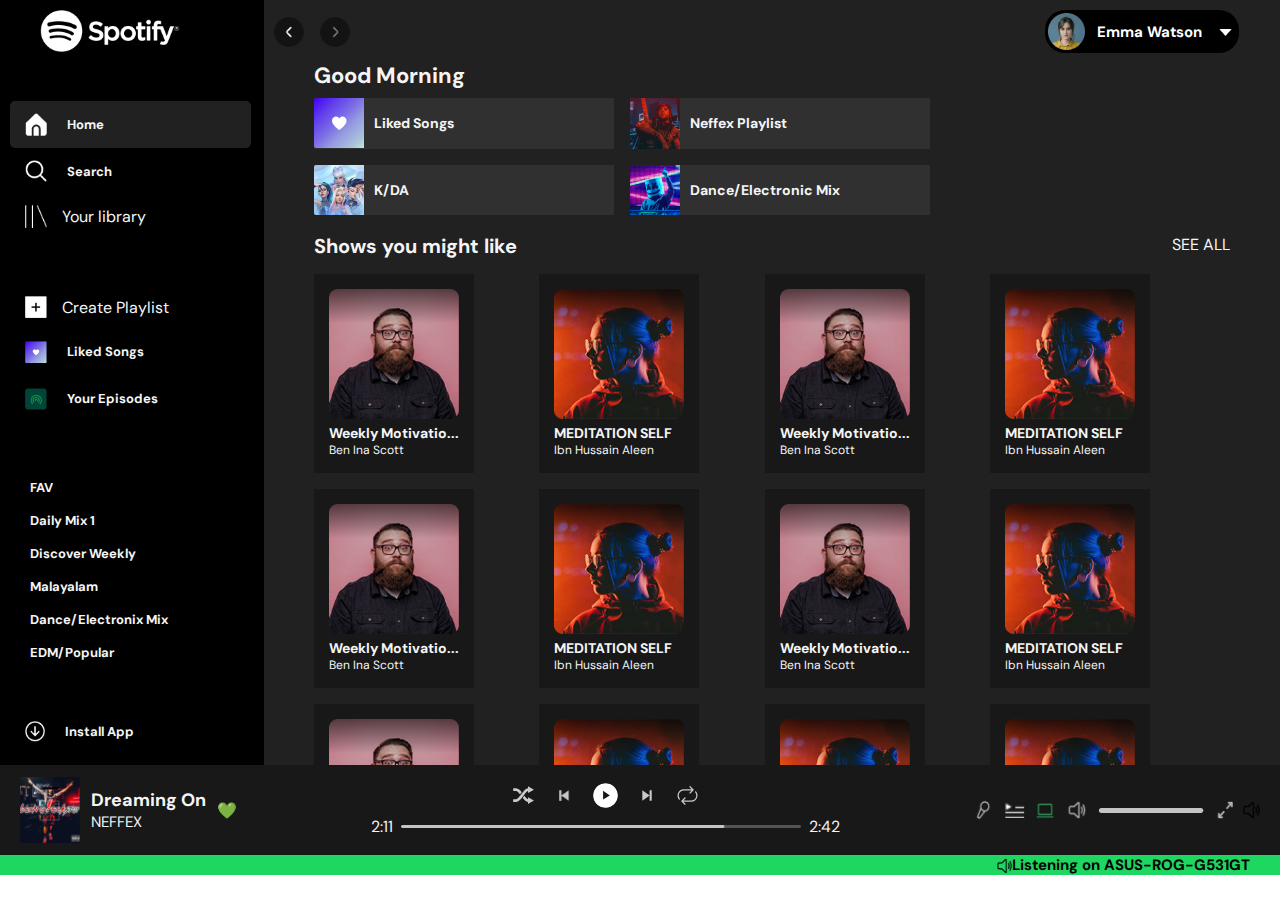
<file: index.html>
<!DOCTYPE html>
<html lang="en">
  <head>
    <!-- Required meta tags -->
    <meta charset="utf-8" />
    <meta name="viewport" content="width=device-width, initial-scale=1" />
    <link rel="stylesheet" href="style.css" />

    <title>Spotify-Clone</title>
  </head>
  <body>
    <div class="container">
      <div class="left-nav">
        <img src="assets/Spotify logo.png" alt="" class="logo" />

        <div class="home-container">
          <div class="home active">
            <img src="assets/Home.png" alt="" class="leftnavimg" />
            <h2 class="leftnavh2">Home</h2>
          </div>

          <div class="search">
            <img src="assets/Search.png" alt="" class="leftnavimg" />
            <h2 class="leftnavh2">Search</h2>
          </div>

          <div class="library">
            <img src="assets/Your library.png" alt="" class="leftnavimg" />
            <a href="playlist.html">Your library</a>
          </div>
        </div>

        <div class="playlist-container">
          <div class="playlist">
            <img src="assets/plus.png" alt="" class="leftnavimg" />
            <a href="playlist.html">Create Playlist</a>
          </div>

          <div class="liked-songs">
            <img src="assets/purpleheart.png" alt="" class="leftnavimg" />
            <h2 class="leftnavh2">Liked Songs</h2>
          </div>

          <div class="episodes">
            <img src="assets/hotspot.png" alt="" class="leftnavimg" />
            <h2 class="leftnavh2">Your Episodes</h2>
          </div>
        </div>
        <div class="fav-tags">
          <h2 class="leftnavh2 h">FAV</h2>
          <h2 class="leftnavh2">Daily Mix 1</h2>
          <h2 class="leftnavh2">Discover Weekly</h2>
          <h2 class="leftnavh2">Malayalam</h2>
          <h2 class="leftnavh2">Dance/Electronix Mix</h2>
          <h2 class="leftnavh2">EDM/Popular</h2>
        </div>
        <div class="install">
          <img src="assets/download.png" alt="" class="dwn" />
          <h2 class="leftnavh2">Install App</h2>
        </div>
      </div>

      <div class="right-part">
        <div class="nav">
          <div class="left-right">
            <img src="assets/backward.png" alt="" class="play" />
            <img src="assets/forward.png" alt="" class="play" />
          </div>

          <div class="profile">
            <img src="assets/imgs/profile.png" alt="" />
            <h3>Emma Watson </h3>
            <img src="assets/down.png" alt="" />
          </div>
        </div>

        <!-- Good Morning section -->

        <div class="goodmrng">
          <h1>Good Morning</h1>
          <div class="likedcardholder">
            <div class="likedcards">
              <img src="assets/imgs/Purple-big.png" alt="" />
              <h2>Liked Songs</h2>
            </div>

            <div class="likedcards">
              <img src="assets/imgs/man.png" alt="" />
              <h2>Neffex Playlist</h2>
            </div>

            <div class="likedcards">
              <img src="assets/imgs/KDA.png" alt="" />
              <h2>K/DA</h2>
            </div>
            <div class="likedcards">
              <img src="assets/imgs/marshmellow.png" alt="" />
              <h2>Dance/Electronic Mix</h2>
            </div>
          </div>
        </div>

        <!-- Shows you might like -->

        <div class="shows">
          <div>
            <h1>Shows you might like</h1>
            <a href="playlist.html">See all</a>
          </div>

          <div class="showsCards">
            <div class="showCard">
              <img src="assets/imgs/Rectangle 21.png" alt="" />
              <h2>Weekly Motivatio...</h2>
              <p>Ben Ina Scott</p>
            </div>
            <div class="showCard">
              <img src="assets/imgs/Rectangle 22.png" alt="" />
              <h2>MEDITATION SELF</h2>
              <p>Ibn Hussain Aleen</p>
            </div>

            <div class="showCard">
              <img src="assets/imgs/Rectangle 21.png" alt="" />
              <h2>Weekly Motivatio...</h2>
              <p>Ben Ina Scott</p>
            </div>
            <div class="showCard">
              <img src="assets/imgs/Rectangle 22.png" alt="" />
              <h2>MEDITATION SELF</h2>
              <p>Ibn Hussain Aleen</p>
            </div>
            <div class="showCard">
              <img src="assets/imgs/Rectangle 21.png" alt="" />
              <h2>Weekly Motivatio...</h2>
              <p>Ben Ina Scott</p>
            </div>
            <div class="showCard">
              <img src="assets/imgs/Rectangle 22.png" alt="" />
              <h2>MEDITATION SELF</h2>
              <p>Ibn Hussain Aleen</p>
            </div>
            <div class="showCard">
              <img src="assets/imgs/Rectangle 21.png" alt="" />
              <h2>Weekly Motivatio...</h2>
              <p>Ben Ina Scott</p>
            </div>
            <div class="showCard">
              <img src="assets/imgs/Rectangle 22.png" alt="" />
              <h2>MEDITATION SELF</h2>
              <p>Ibn Hussain Aleen</p>
            </div>
            <div class="showCard">
              <img src="assets/imgs/Rectangle 21.png" alt="" />
              <h2>Weekly Motivatio...</h2>
              <p>Ben Ina Scott</p>
            </div>
            <div class="showCard">
              <img src="assets/imgs/Rectangle 22.png" alt="" />
              <h2>MEDITATION SELF</h2>
              <p>Ibn Hussain Aleen</p>
            </div>
            <div class="showCard">
              <img src="assets/imgs/Rectangle 22.png" alt="" />
              <h2>MEDITATION SELF</h2>
              <p>Ibn Hussain Aleen</p>
            </div>
            <div class="showCard">
              <img src="assets/imgs/Rectangle 22.png" alt="" />
              <h2>MEDITATION SELF</h2>
              <p>Ibn Hussain Aleen</p>
            </div>
            <div class="showCard">
              <img src="assets/imgs/Rectangle 22.png" alt="" />
              <h2>MEDITATION SELF</h2>
              <p>Ibn Hussain Aleen</p>
            </div>
            <div class="showCard">
              <img src="assets/imgs/Rectangle 22.png" alt="" />
              <h2>MEDITATION SELF</h2>
              <p>Ibn Hussain Aleen</p>
            </div>
            
          </div>
        </div>
      </div>
    </div>

    <!--Player Controls part Bottom-->
    <div class="wrapper">
      <div class="bottom">
        <div class="songName">
          <img src="assets/imgs/playing-img.png" alt="" />
          <div>
            <h2>Dreaming On</h2>
            <p>NEFFEX</p>
          </div>
          &#128154;
        </div>

        <div class="playControls">
          <div class="control">
            <img class="musichov" src="assets/shuffle.svg" alt="shuffle" />
            <img class="musichov" src="assets/previous.png" alt="backward" />
            <img
              class="musichov play"
              src="assets/resume.svg"
              alt="play/pause"
            />
            <img class="musichov" src="assets/next.svg" alt="forward" />
            <img class="musichov" src="assets/loop.svg" alt="loop" />
          </div>
          <div class="bar">
            <p>2:11</p>
            <img class="music-bar" src="assets/musicbar.png" alt="" />
            <p>2:42</p>
          </div>
        </div>
        <div class="media-play">
          <img class="musichov play" src="assets/resume.svg" alt="play/pause" />
        </div>

        <div class="volume">
          <img class="vol" src="assets/microphone.png" alt="" />
          <img class="vol" src="assets/list.png" alt="" />
          <img class="vol" src="assets/carbon_laptop.png" alt="" />
          <img class="vol" src="assets/speaker-white.png" alt="" />
          <img src="assets/volume-bar.png" alt="" />
          <img class="black-spek" src="assets/strech-speaker.png" alt="" />
        </div>
      </div>

      <div class="green-notice">
        <img src="assets/speaker-black.png" alt="" />
        <h2>Listening on ASUS-ROG-G531GT</h2>
      </div>

      <div class="home-container-media">
        <div class="home-media">
          <img src="assets/Home.png" alt="" />
          <a class="h" href="#">Home</a>
        </div>

        <div class="search-media">
          <img src="assets/Search.png" alt="" />
          <a href="#">Search</a>
        </div>

        <div class="library-media">
          <img src="assets/Your library.png" alt="" />
          <a href="playlist.html">Your Library</a>
        </div>
      </div>
    </div>
  </body>
</html>
</file>
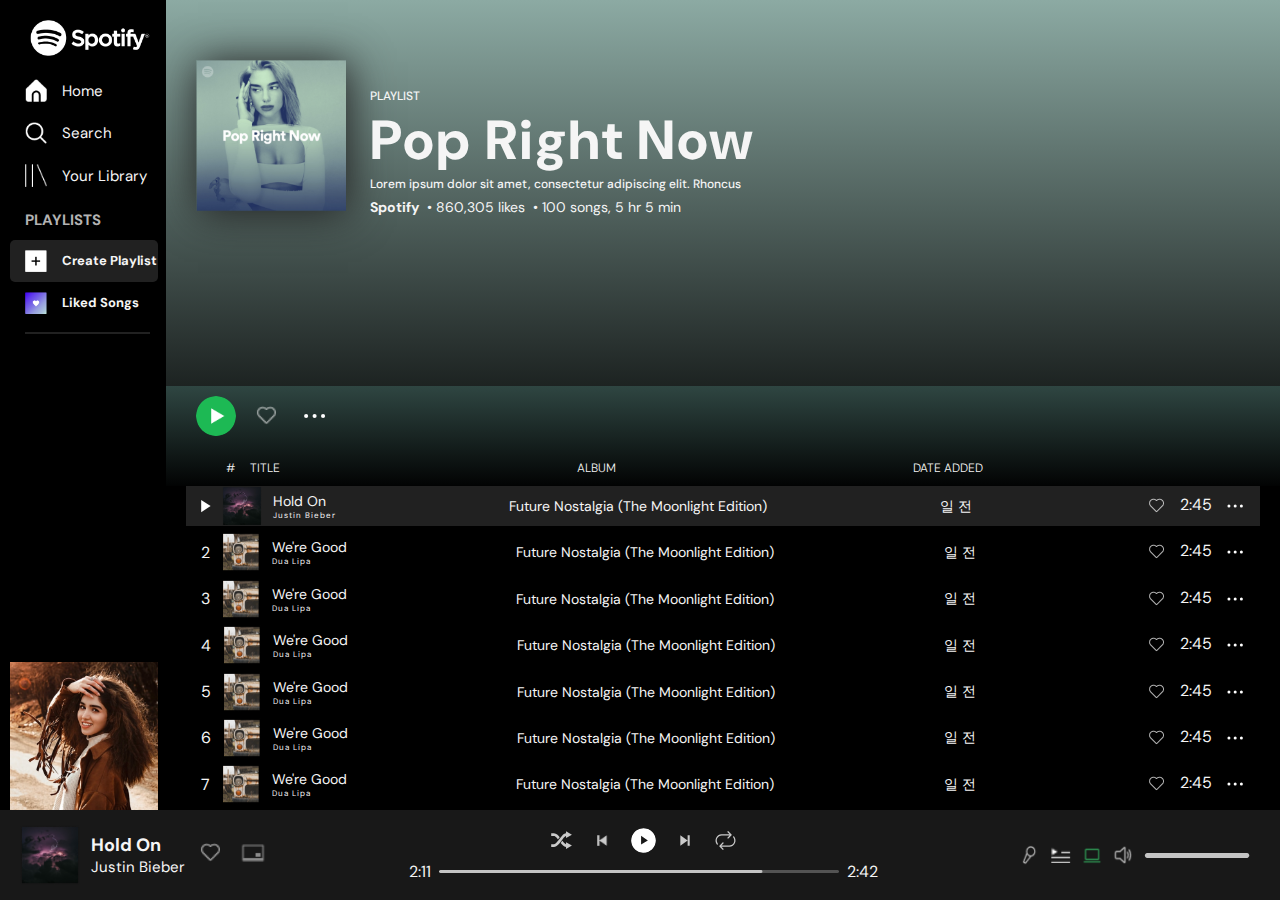
<file: playlist.html>
<!DOCTYPE html>
<html lang="en">
  <head>
    <meta charset="UTF-8" />
    <meta name="viewport" content="width=device-width, initial-scale=1.0" />
    <link rel="stylesheet" href="playlist.css" />
    <title>Document</title>
  </head>
  <body>
    <div class="container">
      <div class="left-nav">
        <img src="assets/Spotify logo.png" alt="" class="logo" />

        <div class="home-container">
          <div class="home">
            <img src="assets/Home.png" alt="" class="leftnavimg" />
            <a href="index.html">Home</a>
          </div>

          <div class="search">
            <img src="assets/Search.png" alt="" class="leftnavimg" />
            <a href="#">Search</a>
          </div>

          <div class="library">
            <img src="assets/Your library.png" alt="" class="leftnavimg" />
            <a href="#">Your Library</a>
          </div>
        </div>

        <div class="playlist-container">
          <h2>PLAYLISTS</h2>
          <div class="playlist active">
            <img src="assets/plus.png" alt="" class="leftnavimg" />
            <h2 class="leftnavh2">Create Playlist</h2>
          </div>

          <div class="liked-songs">
            <img src="assets/purpleheart.png" alt="" class="leftnavimg" />
            <h2 class="leftnavh2">Liked Songs</h2>
          </div>

          <div class="line"></div>
        </div>

        <div class="leftnav-Bottom">
          <img src="assets/imgs/album art.png" alt="" />
        </div>
      </div>

      <div class="right-part">
        <div class="right60-Top">
          <div class="T60top">
            <div class="music-banner">
              <img src="assets/imgs/pop-rn3.png" alt="" />
            </div>
            <div>
              <div class="texts">
                <p>PLAYLIST</p>
                <h1>Pop Right Now</h1>
                <p>
                  Lorem ipsum dolor sit amet, consectetur adipiscing elit.
                  Rhoncus
                </p>
              </div>

              <div class="uls">
                <p>Spotify</p>
                <p>&#8226; 860,305 likes</p>
                <p>&#8226; 100 songs, 5 hr 5 min</p>
              </div>
            </div>
          </div>

          <div class="greenheart">
            <div>
              <img class="play" id="greenplay" src="assets/play.png" alt="" />
              <img src="assets/heart.png" alt="" />
              <img src="assets/threedot.svg" alt="" />
            </div>

            <div class="bottomHash" >
              <pre>#     TITLE</pre>
              <p>ALBUM</p>
              <p>DATE ADDED</p>
              <div></div>
            </div>
          </div>
        </div>

        <div class="right40-Bottom">
          <div class="plying-songs active">
            <div>
              <img src="assets/Polygon.svg" alt="play" />
              <img class="playing" src="assets/imgs/Rectangle 9.png" alt="" />
              <div class="song-name">
                <h3>Hold On</h3>
                <p class="singer">Justin Bieber</p>
              </div>
            </div>
            <p>Future Nostalgia (The Moonlight Edition)</p>
            <p class="korean">일 전</p>
            <div>
              <img src="assets/heart.png" alt="liked" />
              <p>2:45</p>
              <img src="assets/threedot.svg" alt="" />
            </div>
          </div>
          <div class="plying-songs">
            <div>
              <p>2</p>
              <img class="playing" src="assets/list img.png" alt="" />
              <div class="song-name">
                <h3>We're Good</h3>
                <p class="singer">Dua Lipa</p>
              </div>
            </div>
            <p>Future Nostalgia (The Moonlight Edition)</p>
            <p class="korean">일 전</p>
            <div>
              <img src="assets/heart.png" alt="liked" />
              <p>2:45</p>
              <img src="assets/threedot.svg" alt="" />
            </div>
          </div>
          <div class="plying-songs">
            <div>
              <p>3</p>
              <img class="playing" src="assets/list img.png" alt="" />
              <div class="song-name">
                <h3>We're Good</h3>
                <p class="singer">Dua Lipa</p>
              </div>
            </div>
            <p>Future Nostalgia (The Moonlight Edition)</p>
            <p class="korean">일 전</p>
            <div>
              <img src="assets/heart.png" alt="liked" />
              <p>2:45</p>
              <img src="assets/threedot.svg" alt="" />
            </div>
          </div>
          <div class="plying-songs">
            <div>
              <p>4</p>
              <img class="playing" src="assets/list img.png" alt="" />
              <div class="song-name">
                <h3>We're Good</h3>
                <p class="singer">Dua Lipa</p>
              </div>
            </div>
            <p>Future Nostalgia (The Moonlight Edition)</p>
            <p class="korean">일 전</p>
            <div>
              <img src="assets/heart.png" alt="liked" />
              <p>2:45</p>
              <img src="assets/threedot.svg" alt="" />
            </div>
          </div>

          <div class="plying-songs">
            <div>
              <p>5</p>
              <img class="playing" src="assets/list img.png" alt="" />
              <div class="song-name">
                <h3>We're Good</h3>
                <p class="singer">Dua Lipa</p>
              </div>
            </div>
            <p>Future Nostalgia (The Moonlight Edition)</p>
            <p class="korean">일 전</p>
            <div>
              <img src="assets/heart.png" alt="liked" />
              <p>2:45</p>
              <img src="assets/threedot.svg" alt="" />
            </div>
          </div>

          <div class="plying-songs">
            <div>
              <p>6</p>
              <img class="playing" src="assets/list img.png" alt="" />
              <div class="song-name">
                <h3>We're Good</h3>
                <p class="singer">Dua Lipa</p>
              </div>
            </div>
            <p>Future Nostalgia (The Moonlight Edition)</p>
            <p class="korean">일 전</p>
            <div>
              <img src="assets/heart.png" alt="liked" />
              <p>2:45</p>
              <img src="assets/threedot.svg" alt="" />
            </div>
          </div>

          <div class="plying-songs">
            <div>
              <p>7</p>
              <img class="playing" src="assets/list img.png" alt="" />
              <div class="song-name">
                <h3>We're Good</h3>
                <p class="singer">Dua Lipa</p>
              </div>
            </div>
            <p>Future Nostalgia (The Moonlight Edition)</p>
            <p class="korean">일 전</p>
            <div>
              <img src="assets/heart.png" alt="liked" />
              <p>2:45</p>
              <img src="assets/threedot.svg" alt="" />
            </div>
          </div>

          <div class="plying-songs">
            <div>
              <p>8</p>
              <img class="playing" src="assets/list img.png" alt="" />
              <div class="song-name">
                <h3>We're Good</h3>
                <p class="singer">Dua Lipa</p>
              </div>
            </div>
            <p>Future Nostalgia (The Moonlight Edition)</p>
            <p class="korean">일 전</p>
            <div>
              <img src="assets/heart.png" alt="liked" />
              <p>2:45</p>
              <img src="assets/threedot.svg" alt="" />
            </div>
          </div>
          <div class="plying-songs">
            <div>
              <p>9</p>
              <img class="playing" src="assets/list img.png" alt="" />
              <div class="song-name">
                <h3>We're Good</h3>
                <p class="singer">Dua Lipa</p>
              </div>
            </div>
            <p>Future Nostalgia (The Moonlight Edition)</p>
            <p class="korean">일 전</p>
            <div>
              <img src="assets/heart.png" alt="liked" />
              <p>2:45</p>
              <img src="assets/threedot.svg" alt="" />
            </div>
          </div>
          <div class="plying-songs">
            <div>
              <p>10</p>
              <img class="playing" src="assets/list img.png" alt="" />
              <div class="song-name">
                <h3>We're Good</h3>
                <p class="singer">Dua Lipa</p>
              </div>
            </div>
            <p>Future Nostalgia (The Moonlight Edition)</p>
            <p class="korean">일 전</p>
            <div>
              <img src="assets/heart.png" alt="liked" />
              <p>2:45</p>
              <img src="assets/threedot.svg" alt="" />
            </div>
          </div>
        </div>
      </div>
    </div>

    <div class="wrapper">
      <div class="bottom">
        <div class="songName">
          <img src="assets/imgs/Rectangle 9.png" alt="" />
          <div>
            <h2>Hold On</h2>
            <p>Justin Bieber</p>
          </div>
          <div class="heart">
            <img class="heart" src="assets/heart.png" alt="" />
          </div>

          <div class="heart pip">
            <img src="assets/pip.png" alt="" />
          </div>
        </div>
        <div class="media-play">
          <img class="musichov play" src="assets/resume.svg" alt="play/pause" />
        </div>

        <div class="playControls">
          <div class="control">
            <img class="musichov" src="assets/shuffle.svg" alt="shuffle" />
            <img class="musichov" src="assets/previous.png" alt="backward" />
            <img
              class="musichov play"
              src="assets/resume.svg"
              alt="play/pause"
            />
            <img class="musichov" src="assets/next.svg" alt="forward" />
            <img class="musichov" src="assets/loop.svg" alt="loop" />
          </div>
          <div class="bar">
            <p>2:11</p>
            <img class="music-bar" src="assets/musicbar.png" alt="" />
            <p>2:42</p>
          </div>
        </div>

        <div class="volume">
          <img class="vol" src="assets/microphone.png" alt="" />
          <img class="vol" src="assets/list.png" alt="" />
          <img class="vol" src="assets/carbon_laptop.png" alt="" />
          <img class="vol" src="assets/speaker-white.png" alt="" />
          <img src="assets/volume-bar.png" alt="" />
        </div>
      </div>

      <div class="home-container-media">
        <div class="home-media">
          <img src="assets/Home.png" alt="" />
          <a href="index.html">Home</a>
        </div>

        <div class="search-media">
          <img src="assets/Search.png" alt="" />
          <a href="#">Search</a>
        </div>

        <div class="library-media">
          <img src="assets/Your library.png" alt="" />
          <a href="#">Your Library</a>
        </div>
      </div>
    </div>
  </body>
</html>
</file>
<file: style.css>
@import url("https://fonts.googleapis.com/css2?family=DM+Sans:ital,opsz,wght@0,9..40,100;0,9..40,200;0,9..40,300;0,9..40,400;0,9..40,500;0,9..40,600;0,9..40,700;0,9..40,800;0,9..40,900;0,9..40,1000;1,9..40,100;1,9..40,200;1,9..40,300;1,9..40,400;1,9..40,500;1,9..40,600;1,9..40,700;1,9..40,800;1,9..40,900;1,9..40,1000&display=swap");

* {
  margin: 0;
  padding: 0;
  box-sizing: border-box;
  font-family: "DM Sans", sans-serif;
}
*::-webkit-scrollbar {
  display: none;
}
a {
  color: whitesmoke;
  text-decoration: none;
}

.container {
  width: 100%;
  height: 85vh;
  display: flex;
  background-color: #000000;
}

.left-nav {
  margin-left: 10px;
  padding-top: 10px;
  width: 20%;
  display: flex;
  flex-direction: column;
  justify-content: space-between;
  gap: 0.8rem;
  background-color: #000000;
  height: 100%;
  overflow-y: scroll;
}

.right-part {
  overflow-y: scroll;
  width: 80%;
  height: 100%;
  background-color: #212121;
}
.logo {
  width: 140px;
  margin-left: 30px;
}
.home,
.search,
.library,
.playlist,
.liked-songs,
.episodes,
.install {
  display: flex;
  align-items: center;
  padding-top: 10px;
  padding-bottom: 10px;
  padding-left: 15px;
  border-radius: 5px;
  width: 95%;
  transition: all 0.2s ease-in-out;
}

.home:hover,
.search:hover,
.library:hover,
.playlist:hover,
.liked-songs:hover,
.episodes:hover,
.install:hover {
  cursor: pointer;
  background-color: #212121;
}

.home-container,
.playlist-container,
.fav-tags {
  display: flex;
  flex-direction: column;
}

.active {
  background-color: #212121;
}
.fav-tags {
  padding-left: 15px;
}
.fav-tags h2 {
  padding: 3px 0;
}

.leftnavh2 {
  font-size: 13px;
  color: whitesmoke;
  margin:5px;
}

.leftnavimg {
  width: 22px;
  margin-right: 15px;
}
.install {
  margin-bottom: 10px;
  margin-top: -10px;
}
.dwn {
  margin-right: 15px;
  width: 20px;
}

.nav {
  margin-top: 10px;
  margin-left: 10px;
  display: flex;
  justify-content: space-between;
  align-items: center;
  width: 95%;
}
.left-right {
  display: flex;
  align-items: center;
  gap: 1rem;
}
.left-right img {
  width: 30px;
  transition: all 0.2s ease-in;
}
.left-right img:hover {
  box-shadow: 1px 1px 20px gray;
  cursor: pointer;
}

.profile {
  display: flex;
  align-items: center;
  background-color: #000000;
  padding: 3px;
  border-radius: 20px;
  gap: 0.8rem;
  transition: all 0.2s ease-in-out;
}
.profile:hover {
  box-shadow: 1px 1px 10px gray;
  cursor: pointer;
}
.profile h3 {
  font-size: 15px;
  color: white;
}

.goodmrng {
  padding: 0 50px;
}
.goodmrng > h1 {
  color: whitesmoke;
  font-size: 22px;
  margin: 8px 0;
}

.likedcardholder {
  display: flex;

  gap: 1rem;
  flex-wrap: wrap;
}

.likedcards {
  display: flex;
  align-items: center;
  width: 300px;
  background-color: #303030;
  transition: all 0.2s ease-in;
}
.likedcards:hover {
  cursor: pointer;
  box-shadow: 1px 1px 10px gray;
}
.likedcards > img {
  width: 50px;
  margin-right: 10px;
}
.likedcards > h2 {
  font-size: 14px;
  color: whitesmoke;
  word-break: break-all;
}

.shows {
  padding: 0px 50px;
}
.shows > div {
  display: flex;

  align-items: center;
  justify-content: space-between;
}

.shows > div > a {
  color: whitesmoke;
  text-transform: uppercase;
  transition: all 0.2s ease-in-out;
}
.shows > div > a:hover {
  cursor: pointer;
  color: white;
  font-weight: 600;
}

.shows > div > h1 {
  margin-top: 18px;
  font-size: 20px;
  color: whitesmoke;
  margin-bottom: 15px;
}

.showsCards {
  padding-right: 80px;
  display: flex;
  gap: 1rem;
  flex-wrap: wrap;
}
.showCard {
  background-color: #181818;
  padding: 15px;
  transition: all 0.2s ease-in-out;
}
.showCard:hover {
  cursor: pointer;
  box-shadow: 1px 1px 10px gray;
}
.showCard > h2 {
  font-size: 14px;
  color: whitesmoke;
}
.showCard > p {
  font-size: 12px;
  color: whitesmoke;
}
.showCard > img {
  width: 130px;
}

.alex {
  height: 130px;
}

.bottom {
  padding: 40px 20px;
  width: 100%;
  height: 10vh;
  background-color: #181818;
  display: flex;
  justify-content: space-between;
  align-items: center;
}

.songName {
  display: flex;
  align-items: center;
  gap: 0.7rem;
}
.songName img {
  width: 60px;
}
.songName > div > h2 {
  font-size: 18px;
  color: whitesmoke;
}
.songName > div > p {
  font-size: 15px;
  color: whitesmoke;
}

.playControls {
  display: flex;
  flex-direction: column;
  gap: 0.5rem;
}
.playControls > .control {
  display: flex;
  justify-content: center;
  align-items: center;
  gap: 1rem;
}
.control > img {
  width: 25px;
}

.bar {
  display: flex;
  align-items: center;
  gap: 0.5rem;
  color: whitesmoke;
}
.music-bar {
  width: 400px;
}
.musichov {
  mix-blend-mode: screen;
  transition: all 0.2s ease-in;
}
.musichov:hover {
  box-shadow: 1px 1px 20px gray;
  cursor: pointer;
}

.volume {
  display: flex;
  align-items: center;
  gap: 0.7rem;
}
.vol {
  width: 20px;
  mix-blend-mode: screen;
  transition: all 0.2s ease-in;
}

.black-spek {
  width: 45px;
}
.vol:hover {
  box-shadow: 1px 1px 10px gray;
  cursor: pointer;
}

.green-notice {
  display: flex;
  align-items: center;
  justify-content: end;

  width: 100%;
  height: 20px;
  background-color: #1ed760;
}
.green-notice img {
  width: 15px;
}
.green-notice h2 {
  font-size: 15px;
  padding-right: 30px;
}

.play {
  border-radius: 50%;
  overflow: hidden;
}

.home-container-media {
  display: none;
}

.media-play {
  display: none;
}

/* Media Queries */
/* Extra small devices (phones, 600px and down) */
@media only screen and (max-width: 340px) {
  body {
    background-color: #000000;
  }
  .container {
    width: 100vw;
    height: 85vh;
  }
  .left-nav {
    display: none;
  }
  .right-part {
    width: 100%;
  }

  .likedcards {
    width: 100%;
  }
  .likedcards > h2 {
    font-size: 12px;
  }

  .goodmrng {
    padding: 0 30px;
  }
  .likedcardholder {
    display: flex;
    justify-content: space-between;
  }
  .shows > div {
    justify-content: space-between;
  }

  .shows {
    padding: 0 30px;
  }
  .showCard {
    padding: 15px;
    display: flex;
    flex-direction: column;
    align-items: center;
  }
  .showCard > img {
    width: 210px;
    margin-bottom: 10px;
  }
  .showsCards {
    justify-content: center;
    padding-right: 0;
    display: flex;
    flex-direction: column;
    gap: 1rem;
    flex-wrap: wrap;
  }
  .playControls {
    display: none;
  }
  .volume {
    display: none;
  }
  .bottom {
    height: 5vh;
  }

  .songName {
    gap: 0.5rem;
  }
  .songName img {
    width: 45px;
  }
  .songName > div > h2 {
    font-size: 15px;
  }
  .songName > div > p {
    font-size: 12px;
  }
  .green-notice {
    display: none;
  }

  .bottom {
    padding: 32px 20px;
  }

  .media-play {
    display: block;
  }
  .play {
    width: 25px;
  }

  /* Bottom */
  .home-container-media {
    display: flex;
    width: 100%;

    justify-content: space-between;
    align-items: center;
    background-color: #181818;
    padding: 9px 30px;
  }
  .home-media,
  .search-media,
  .library-media {
    display: flex;
    flex-direction: column;
    /* background-color: #1ED760; */
    align-items: center;
  }
  .home-media > img,
  .search-media > img,
  .library-media > img {
    width: 20px;
  }
  .home-media > a,
  .search-media > a,
  .library-media > a {
    font-size: 13px;
    padding-top: 5px;
  }
}

@media only screen and (min-width: 341px) and (max-width: 460px) {
  body {
    background-color: #000000;
  }
  .green-notice {
    display: none;
  }
  .playControls {
    display: none;
  }
  .volume {
    display: none;
  }
  .left-nav {
    display: none;
  }

  .right-part {
    overflow-y: scroll;
    width: 100%;
    height: 100%;
    background-color: #212121;
  }

  .likedcards {
    width: 100%;
  }
  .showsCards {
    padding-right: 0px;
  }
  .shows {
    padding: 0px 30px;
  }

  .showCard {
    padding: 5px;
  }
  .showCard > img {
    width: 115px;
  }
  .shows > div {
    display: flex;
    align-items: center;
    justify-content: center;
    gap: 22px;
    /* justify-content: space-evenly; */
  }

  .media-play {
    display: block;
  }
  .play {
    width: 25px;
  }

  .wrapper {
    position: absolute;
    bottom: 0;
    width: 100vw;
  }

  /* Bottom */
  .home-container-media {
    display: flex;
    width: 100%;

    justify-content: space-between;
    align-items: center;
    background-color: #181818;
    padding: 9px 30px;
  }
  .home-media,
  .search-media,
  .library-media {
    display: flex;
    flex-direction: column;
    /* background-color: #1ED760; */
    align-items: center;
  }
  .home-media > img,
  .search-media > img,
  .library-media > img {
    width: 20px;
  }
  .home-media > a,
  .search-media > a,
  .library-media > a {
    font-size: 13px;
    padding-top: 5px;
  }
}

/* Small devices (portrait tablets and large phones, 600px and up) */
@media only screen and (min-width: 600px) {
}

/* Medium devices (landscape tablets, 768px and up) */
@media only screen and (min-width: 768px) {
}

/* Large devices (laptops/desktops, 992px and up) */
@media only screen and (min-width: 992px) {
}

/* Extra large devices (large laptops and desktops, 1200px and up) */
@media only screen and (min-width: 1200px) {
}
</file>
<file: playlist.css>
@import url("https://fonts.googleapis.com/css2?family=DM+Sans:ital,opsz,wght@0,9..40,100;0,9..40,200;0,9..40,300;0,9..40,400;0,9..40,500;0,9..40,600;0,9..40,700;0,9..40,800;0,9..40,900;0,9..40,1000;1,9..40,100;1,9..40,200;1,9..40,300;1,9..40,400;1,9..40,500;1,9..40,600;1,9..40,700;1,9..40,800;1,9..40,900;1,9..40,1000&display=swap");

* {
  margin: 0;
  padding: 0;
  box-sizing: border-box;
  font-family: "DM Sans", sans-serif;
}
*::-webkit-scrollbar {
  display: none;
}
a {
  color: whitesmoke;
  text-decoration: none;
  font-size: 15px;
}

.container {
  width: 100%;
  height: 90vh;
  display: flex;
  background-color: #000000;
}

.left-nav {
  margin-left: 10px;
  padding-top: 20px;
  width: 14%;
  display: flex;
  flex-direction: column;
  gap: 0.8rem;
  background-color: #000000;
  height: 100%;
  overflow-y: scroll;
  position: relative;
}

.right-part {
  overflow-y: scroll;
  width: 85%;
  height: 100%;
  background-color: #212121;
}
.logo {
  width: 120px;
  margin-left: 20px;
}
.home,
.search,
.library,
.playlist,
.liked-songs,
.episodes,
.install {
  display: flex;
  align-items: center;
  padding-top: 10px;
  padding-bottom: 10px;
  padding-left: 15px;
  border-radius: 5px;
  width: 95%;
  transition: all 0.2s ease-in-out;
}

.home:hover,
.search:hover,
.library:hover,
.playlist:hover,
.liked-songs:hover,
.episodes:hover,
.install:hover {
  cursor: pointer;
  background-color: #212121;
}

.home-container,
.playlist-container,
.fav-tags {
  display: flex;
  flex-direction: column;
}

.active {
  background-color: #212121;
}

.leftnavh2 {
  font-size: 13px;
  color: whitesmoke;
}

.leftnavimg {
  width: 22px;
  margin-right: 15px;
}
.playlist-container > h2 {
  color: #b3b3b3;
  font-size: 15px;
  padding-left: 15px;
  margin-bottom: 10px;
}
.line {
  width: 80%;
  height: 2px;
  background-color: #212121;
  justify-content: center;
  margin-top: 8px;
  margin-left: 15px;
}

.leftnav-Bottom > img {
  position: absolute;
  bottom: 0px;
  width: 95%;
}
.right40-Bottom {
  overflow-y: scroll;
}

.right-part {
  display: flex;
  flex-direction: column;
  justify-content: space-between;
  width: 100%;
  height: 100%;
}
.right60-Top {
  background-image: linear-gradient(#8caaa3, #000000);
  width: 100%;
  height: 60%;
}
.right40-Bottom {
  background-color: #000000;
  width: 100%;
  height: 40%;
  display: flex;
  flex-direction: column;
  gap: 0.4rem;
}

.plying-songs {
  height: 45px;

  display: flex;
  color: whitesmoke;
  justify-content: space-between;
  align-items: center;
  padding: 0 15px;
  margin: 0 20px;
  transition: all 0.2s ease-in-out;
}
.plying-songs:hover {
  background-color: #212121;
}

.playing {
  width: 40px;
  height: 40px;
}

.plying-songs > div:first-child {
  display: flex;
  align-items: center;
  gap: 0.7rem;
}
.plying-songs > div:last-child {
  display: flex;
  gap: 0.7rem;
}
.song-name > h3 {
  font-size: 14px;
  font-weight: 400;
}
.song-name > p {
  font-size: 8px;
  font-weight: 400;
  letter-spacing: 1px;
}
.plying-songs > p {
  font-size: 14px;
}

.right60-Top {
  width: 100%;

  padding-top: 60px;
  display: flex;
  flex-direction: column;
  justify-content: space-between;
}
.T60top {
  display: flex;
  align-items: end;
  gap: 1.5rem;
  padding-left: 30px;
  color: whitesmoke;
}
.texts > h1 {
  font-size: 55px;
  font-weight: 800;
  color: whitesmoke;
  letter-spacing: 2px;
}
.texts {
  margin-bottom: 0.4rem;
}
.texts > p {
  font-size: 12px;
  font-weight: 500;
}
.uls {
  display: flex;
  gap: 0.5rem;
}
.uls > p {
  font-size: 14px;
}
.uls > p:first-child {
  font-weight: bold;
}

.music-banner > img {
  width: 150px;
  box-shadow: 2px 2px 40px #212121;
}

.greenheart {
  background-color: #1d2322;
  background-image: linear-gradient(#2f4642, #020303);
  padding-left: 30px;
  display: flex;
  flex-direction: column;
  gap: 1.5rem;
  padding-top: 10px;
  padding-bottom: 10px;
}
.greenheart > div:first-child {
  display: flex;
  align-items: center;
  gap: 1rem;
}
.greenheart > div:first-child > img {
  width: 30px;
}

#greenplay {
  width: 40px;
}

.bottomHash {
  padding-left: 30px;
  display: flex;
  justify-content: space-between;
  color: whitesmoke;
  font-size: 12px;
  font-weight: 300;

  padding-left: 30px;
}

.bottom {
  padding: 40px 20px;
  width: 100%;
  height: 10vh;
  background-color: #181818;
  display: flex;
  justify-content: space-between;
  align-items: center;
}
.songName {
  display: flex;
  align-items: center;
  gap: 0.7rem;
}
.songName img {
  width: 60px;
}
.songName > div > h2 {
  font-size: 18px;
  color: whitesmoke;
}
.songName > div > p {
  font-size: 15px;
  color: whitesmoke;
}

.playControls {
  display: flex;
  flex-direction: column;
  gap: 0.5rem;
}
.playControls > .control {
  display: flex;
  justify-content: center;
  align-items: center;
  gap: 1rem;
}
.control > img {
  width: 25px;
}

.bar {
  display: flex;
  align-items: center;
  gap: 0.5rem;
  color: whitesmoke;
}
.music-bar {
  width: 400px;
}
.musichov {
  mix-blend-mode: screen;
  transition: all 0.2s ease-in;
}
.musichov:hover {
  box-shadow: 1px 1px 20px gray;
  cursor: pointer;
}
.play {
  border-radius: 50%;
  overflow: hidden;
}

.volume {
  display: flex;
  align-items: center;
  gap: 0.7rem;
  padding-right: 10px;
}
.vol {
  width: 20px;
  mix-blend-mode: screen;
  transition: all 0.2s ease-in;
}

.black-spek {
  width: 45px;
}
.vol:hover {
  box-shadow: 1px 1px 10px rgb(71, 71, 71);
  cursor: pointer;
}

.heart > img {
  width: 30px;
}

.home-container-media {
  display: none;
}
.media-play {
  display: none;
}

@media only screen and (max-width: 412px) {
  body {
    background-color: #000000;
  }
  .left-nav {
    display: none;
  }
  .playControls {
    display: none;
  }
  .volume {
    display: none;
  }
  .pip {
    display: none;
  }
  .container {
    height: 84vh;
  }
  .T60top {
    display: flex;
    flex-direction: column;
    align-items: center;
    padding-left: 0;
    gap: 1rem;
  }
  .texts > h1 {
    font-size: 40px;
    letter-spacing: 0;
  }
  .music-banner > img {
    width: 180px;
  }
  .texts > p:last-child {
    display: none;
  }
  .right60-Top {
    padding-top: 40px;
  }
  .greenheart {
    padding-left: 0;
  }
  .greenheart > div:first-child {
    padding-left: 30px;
  }
  .plying-songs > p {
    font-size: 10px;
  }
  .song-name > h3 {
    font-size: 11px;
  }
  .singer {
    display: none;
  }
  .korean {
    display: none;
  }

  .plying-songs {
    margin: 0 0;
  }
  .songName > div > p {
    font-size: 12px;
  }
  .songName > div > h2 {
    font-size: 16px;
  }

  .media-play {
    display: block;
  }
  .media-play > img {
    width: 35px;
  }
  .home-media,
  .search-media,
  .library-media {
    transition: all 0.2s ease-in-out;
  }

  .home-media > img:hover,
  .search-media > img:hover,
  .library-media > img:hover {
    transform: rotate(10deg);
  }

  .home-container-media {
    display: flex;
    width: 100%;

    justify-content: space-between;
    align-items: center;
    background-color: #181818;
    padding: 9px 30px;
  }
  .home-media,
  .search-media,
  .library-media {
    display: flex;
    flex-direction: column;
    align-items: center;
  }
  .home-media > img,
  .search-media > img,
  .library-media > img {
    width: 20px;
  }
  .home-media > a,
  .search-media > a,
  .library-media > a {
    font-size: 13px;
    padding-top: 5px;
  }

  .wrapper {
    position: absolute;
    bottom: 0;
    width: 100vw;
  }

  .bottom {
    padding: 12px 20px;
    width: 100%;
    height: 10vh;
    background-color: #181818;
    display: flex;
    justify-content: space-between;
    align-items: center;
  }
}

@media only screen and (max-width: 600px) and (min-width: 400px) {
}

@media only screen and (min-width: 600px) {
}

@media only screen and (min-width: 768px) {
}

/* Large devices (laptops/desktops, 992px and up) */
@media only screen and (min-width: 992px) {
}

/* Extra large devices (large laptops and desktops, 1200px and up) */
@media only screen and (min-width: 1200px) {
}
</file>
